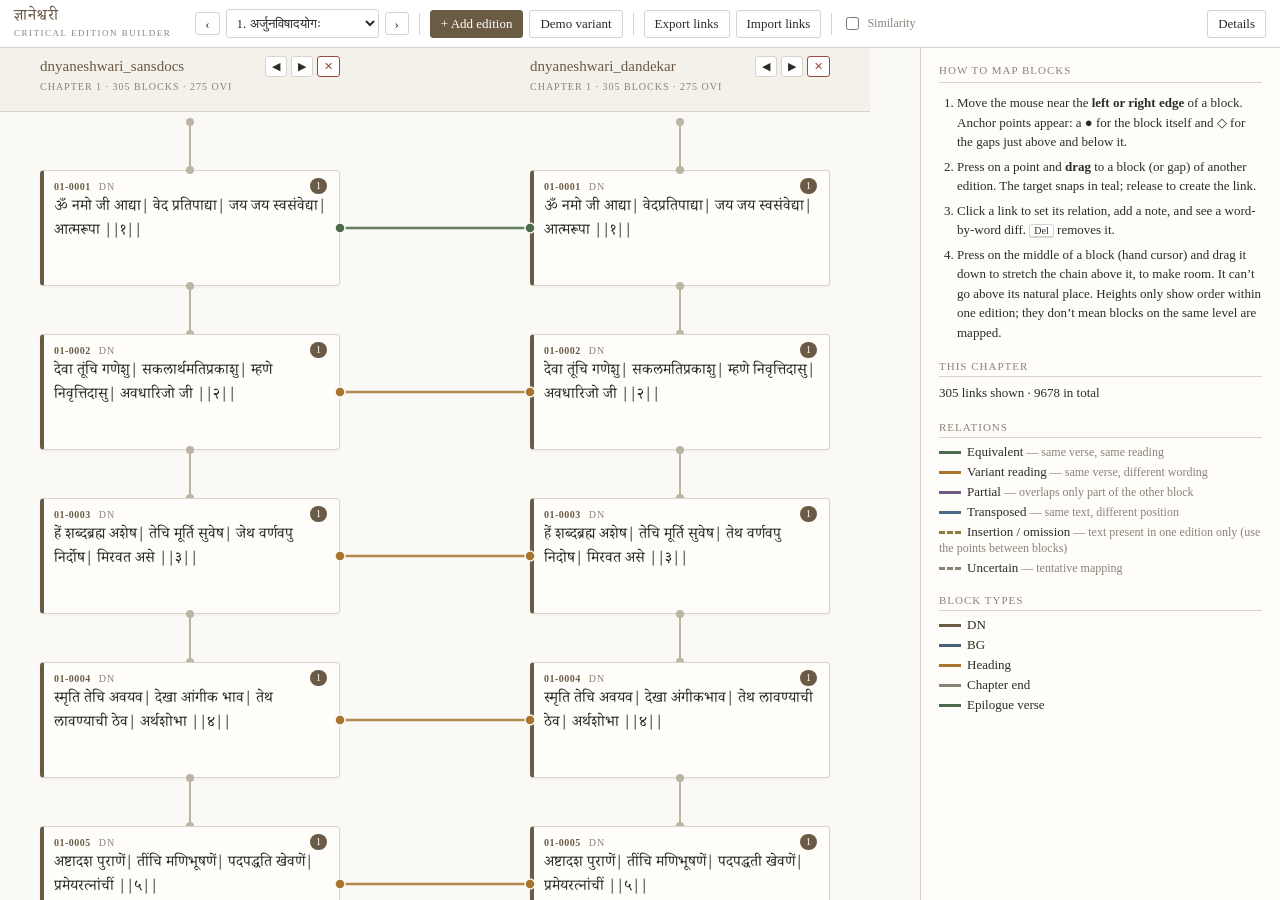
<file: frontend/index.html>
<!DOCTYPE html>
<html lang="en">
<head>
  <meta charset="utf-8">
  <meta name="viewport" content="width=device-width, initial-scale=1">
  <title>Dnyaneshwari Critical Edition Builder</title>
  <link rel="preconnect" href="https://fonts.googleapis.com">
  <link rel="preconnect" href="https://fonts.gstatic.com" crossorigin>
  <link href="https://fonts.googleapis.com/css2?family=Noto+Serif+Devanagari:wght@400;600&display=swap" rel="stylesheet">
  <link rel="stylesheet" href="css/app.css">
</head>
<body class="app">

  <header id="topbar">
    <div class="brand">
      <span class="brand-title sans-text">ज्ञानेश्वरी</span>
      <span class="brand-sub">Critical Edition Builder</span>
    </div>

    <div class="tb-group" id="chapterNav">
      <button class="btn icon" id="prevCh" title="Previous chapter">‹</button>
      <select id="chapterSel" title="Chapter"></select>
      <button class="btn icon" id="nextCh" title="Next chapter">›</button>
    </div>

    <div class="tb-group">
      <button class="btn primary" id="addEd">+ Add edition</button>
      <button class="btn" id="demoEd" title="Create a perturbed copy of the first edition, to try out alignment">Demo variant</button>
    </div>

    <div class="tb-group">
      <button class="btn" id="exportLinks">Export links</button>
      <button class="btn" id="importLinks">Import links</button>
    </div>

    <div class="tb-group">
      <label class="chk" title="Show the text-similarity score (0-100%) on links that have one"><input type="checkbox" id="showSim"> Similarity</label>
    </div>

    <span id="status" role="status"></span>
    <button class="btn" id="togglePanel" title="Show / hide the details panel">Details</button>
  </header>

  <main id="workspace">
    <div id="scroller">
      <div id="stage">
        <div id="heads"></div>
        <div id="canvas">
          <svg id="overlay" xmlns="http://www.w3.org/2000/svg">
            <g id="gLinks"></g>
            <g id="gHover"></g>
            <g id="gDrag"></g>
          </svg>
        </div>
      </div>
      <div id="empty">
        <h2>No editions loaded</h2>
        <p class="intro-text">Each edition becomes one chain of blocks. Load two or more, then drag from the edge of a block in one chain to a block (or the gap between blocks) in another to map them.</p>
        <p class="center-text">
          <button class="btn primary big" id="emptyAdd">Choose edition JSON file(s)…</button>
        </p>
        <p class="center-text small muted">…or drop <code>.json</code> files anywhere on this page.</p>
      </div>
    </div>
    <aside id="panel"></aside>
  </main>

  <input type="file" id="fileIn" accept=".json,application/json" multiple hidden>
  <input type="file" id="importIn" accept=".json,application/json" hidden>

  <script src="js/util.js"></script>
  <script src="js/diff.js"></script>
  <script src="js/store.js"></script>
  <script src="js/view.js"></script>
  <script src="js/panel.js"></script>
  <script src="js/main.js"></script>
</body>
</html>
</file>
<file: frontend/css/app.css>
/*
 * Critical Edition Builder — style sheet.
 * Palette and feel follow the Prakrit Dictionary Engine frontend:
 * warm neutrals, hairline borders, flat panes, Georgia + Noto Serif Devanagari,
 * small letter-spaced uppercase labels.
 */

:root {
  /* palette (copied from prakrit-dictionary-engine/frontend/style.css) */
  --ink: #2b2b28;
  --paper: #faf9f6;
  --card: #fffdf9;
  --line: #d8d4cb;
  --accent: #6b5b45;
  --accent-soft: #efe9df;
  --danger: #9a4b3f;
  --ok: #4b6b4b;
  --muted: #8a8478;

  /* its supporting tints */
  --strip: #f3f1ea;          /* pane heads, table heads */
  --hover: #eee9db;
  --ok-soft: #eef5ea;
  --danger-soft: #f6e9e6;
  --chain: #bdb5a3;

  /* block types */
  --t-dn: #6b5b45;
  --t-bg: #4a5f7a;
  --t-heading: #a8742e;
  --t-end: #8a8478;
  --t-epi: #4b6b4b;

  /* link relations */
  --r-equivalent: #4b6b4b;
  --r-variant: #a8742e;
  --r-partial: #6d5b86;
  --r-transposed: #4a6b88;
  --r-insertion: #8c7a3e;
  --r-uncertain: #8a8478;

  --head-h: 86px;
}

* { box-sizing: border-box; }
html, body { height: 100%; margin: 0; }

body.app {
  font-family: "Georgia", "Times New Roman", serif;
  font-size: 14px;
  background: var(--paper);
  color: var(--ink);
  display: flex;
  flex-direction: column;
  overflow: hidden;
}

.dev, .card-text, .panel-text, .brand-title {
  font-family: "Noto Serif Devanagari", serif;
}
.muted { color: var(--muted); }
.small { font-size: 12px; }
code { background: var(--accent-soft); padding: 0 4px; border-radius: 3px; font-size: 0.92em; }
h2, h3, h4 { font-weight: normal; }

/* ---------- top bar ---------- */
#topbar {
  display: flex;
  align-items: center;
  gap: 10px;
  flex-wrap: wrap;
  padding: 8px 14px;
  background: #fff;
  border-bottom: 1px solid var(--line);
}
.brand { display: flex; flex-direction: column; margin-right: 14px; line-height: 1.25; }
.brand-title { font-size: 16px; letter-spacing: 0.5px; color: var(--accent); white-space: nowrap; }
.brand-sub { font-size: 9px; letter-spacing: 1.5px; text-transform: uppercase; color: var(--muted); }
.tb-group { display: flex; align-items: center; gap: 6px; }
.tb-group + .tb-group::before {
  content: ""; width: 1px; height: 22px; background: var(--line); margin-right: 4px;
}
#status { flex: 1; text-align: right; font-size: 12px; color: var(--muted); min-width: 120px; margin-right: 8px; }
#status:not(:empty)::before { content: "Last action: "; font-weight: 600; font-style: normal; }
#status.err { color: var(--danger); }

.btn, select {
  font-family: inherit;
  font-size: 13px;
  background: #fff;
  border: 1px solid var(--line);
  color: var(--ink);
  padding: 5px 10px;
  border-radius: 3px;
  cursor: pointer;
}
.btn:hover:not(:disabled) { background: var(--accent-soft); }
.btn:disabled, select:disabled { opacity: 0.4; cursor: default; }
.btn.primary { background: var(--accent); color: #fff; border-color: var(--accent); }
.btn.primary:hover:not(:disabled) { background: var(--accent); opacity: 0.9; }
.btn.icon { padding: 3px 9px; line-height: 1.2; }
.btn.big { font-size: 14px; padding: 8px 18px; }
.btn.tiny { padding: 1px 6px; font-size: 11px; line-height: 1.5; }
.btn.danger { color: var(--danger); border-color: var(--danger); background: #fff; }
.btn.danger:hover:not(:disabled) { background: var(--danger-soft); }
select { max-width: 340px; padding: 5px 6px; }

/* ---------- workspace ---------- */
#workspace { flex: 1; min-height: 0; display: flex; }
#scroller {
  position: relative;
  flex: 1;
  min-width: 0;
  overflow: auto;
  background: var(--paper);
}
#stage { position: relative; min-width: 100%; }

#heads {
  position: sticky;
  top: 0;
  z-index: 8;
  height: var(--head-h);
  background: var(--strip);
  border-bottom: 1px solid var(--line);
}
.head { position: absolute; top: 8px; height: calc(var(--head-h) - 14px); }
.head-top { display: flex; align-items: center; justify-content: space-between; gap: 6px; }
.head-name {
  font-size: 15px; color: var(--accent); cursor: text;
  overflow: hidden; text-overflow: ellipsis; white-space: nowrap;
}
.head-name:hover { text-decoration: underline dotted; }
.head-btns { display: flex; gap: 4px; align-items: center; }
.head-sub {
  font-size: 10px; letter-spacing: 1px; text-transform: uppercase; color: var(--muted);
  margin: 4px 0 0;
}
#panel textarea:focus, #panel select:focus { outline: none; border-color: var(--accent); }

#canvas { position: relative; }
.col { position: absolute; top: 0; width: 300px; }
.col-empty { margin-top: 40px; text-align: center; color: var(--muted); font-style: italic; font-size: 13px; }

/* ---------- block cards ---------- */
.card {
  position: absolute;
  left: 0;
  width: 300px;
  height: 116px;
  background: var(--card);
  border: 1px solid var(--line);
  border-left: 4px solid var(--tc, var(--t-dn));
  border-radius: 4px;
  padding: 5px 12px 6px 10px;
  overflow: visible;
  cursor: grab;
  box-shadow: 0 1px 3px rgba(0, 0, 0, 0.05);
}
.card.t-dn-verse { --tc: var(--t-dn); }
.card.t-bg-verse { --tc: var(--t-bg); background: #f6f7f8; }
.card.t-chapter-end { --tc: var(--t-end); background: var(--strip); }
.card.t-heading { --tc: var(--t-heading); background: #fbf5ea; }
.card.t-epilogue-verse, .card.t-epilogue-note { --tc: var(--t-epi); background: var(--ok-soft); }
.card:hover { background-color: var(--accent-soft); }
.card.sel {
  border-color: var(--accent);
  border-left-color: var(--tc);
  background-color: var(--accent-soft);
  box-shadow: 0 0 0 2px var(--accent);
}
.card.end-sel { box-shadow: 0 0 0 2px var(--ok); }
.card.drop { box-shadow: 0 0 0 3px var(--ok); background-color: var(--ok-soft); }

.card-head {
  display: flex; align-items: center; gap: 8px; height: 20px;
  font-size: 10px; letter-spacing: 1px; text-transform: uppercase; color: var(--muted);
}
.bid { color: var(--tc); font-weight: 600; letter-spacing: 0.5px; }
.btype { flex: 1; }
.lcount {
  min-width: 17px; text-align: center; padding: 0 5px; border-radius: 8px;
  background: var(--accent); color: #fff; font-size: 10px; letter-spacing: 0; line-height: 16px;
}
.lcount:empty { display: none; }
.card-text {
  font-size: 15px; line-height: 1.55; color: var(--ink);
  display: -webkit-box; -webkit-line-clamp: 3; -webkit-box-orient: vertical; overflow: hidden;
}

/* the chain: oval — line — oval, linking each block to the next */
/* The spine must sit exactly on the column's centre line (x = 150 of the 300px card), where the
   anchor points are drawn. An absolute child is positioned from the card's *padding* box, which
   starts after the 4px left border, so: left = 150 - 4 (border) - 1 (half of the 2px line). */
.chain {
  position: absolute; left: 145px; top: calc(100% + 1px); width: 0; height: 44px;
  border-left: 2px solid var(--chain); pointer-events: none;
}
.chain::before, .chain::after {
  content: ""; position: absolute; left: -5px; width: 8px; height: 8px;
  border-radius: 50%; background: var(--chain);
}
.chain.pre { top: auto; bottom: calc(100% + 1px); }
.chain::before { top: -4px; }
.chain::after { bottom: -4px; }

/* ---------- overlay (links, anchors) ---------- */
#overlay { position: absolute; left: 0; top: 0; z-index: 4; pointer-events: none; overflow: visible; }
.lk { --c: var(--r-equivalent); }
.lk.rel-variant { --c: var(--r-variant); }
.lk.rel-partial { --c: var(--r-partial); }
.lk.rel-transposed { --c: var(--r-transposed); }
.lk.rel-insertion { --c: var(--r-insertion); }
.lk.rel-uncertain { --c: var(--r-uncertain); }
.lk .line { fill: none; stroke: var(--c); stroke-width: 2.4; opacity: 0.85; }
.lk.rel-uncertain .line, .lk.rel-insertion .line { stroke-dasharray: 7 5; }
.lk .hit { fill: none; stroke: transparent; stroke-width: 16; pointer-events: stroke; cursor: pointer; }
.lk .end { fill: var(--c); stroke: var(--paper); stroke-width: 1.5; }
.lk:hover .line { stroke-width: 3.6; opacity: 1; }
.lk.sel .line { stroke-width: 4.5; opacity: 1; }

.dot { pointer-events: all; cursor: crosshair; fill: #fff; stroke: var(--accent); stroke-width: 2; }
.dot:hover { fill: var(--accent-soft); stroke-width: 3; }
.drag-line { fill: none; stroke: var(--accent); stroke-width: 2.6; stroke-dasharray: 8 5; }
.snap-ring { fill: rgba(75, 107, 75, 0.16); stroke: var(--ok); stroke-width: 2.5; }
.cand { fill: #fff; stroke: var(--ok); stroke-width: 1.5; opacity: 0.75; }
body.dragging { cursor: crosshair; user-select: none; }
body.dragging .card { cursor: crosshair; }
body.moving, body.moving * { cursor: grabbing !important; user-select: none; }

/* ---------- empty state ---------- */
#empty {
  position: absolute; inset: 0; display: none; padding: 90px 40px; text-align: center;
  max-width: 600px; margin: 0 auto; color: var(--ink);
}
#empty.show { display: block; }
#empty h2 { font-size: 16px; letter-spacing: 0.5px; color: var(--accent); margin: 0 0 12px; }
.intro-text { font-style: italic; color: var(--muted); line-height: 1.55; margin: 0 0 22px; }
.center-text { text-align: center; }

/* ---------- details panel ---------- */
#panel {
  width: 360px; flex: none; overflow: auto; background: var(--card);
  border-left: 1px solid var(--line); padding: 16px 18px 24px;
}
#panel.hidden { display: none; }
#panel h3 {
  margin: 0 0 10px; font-size: 11px; letter-spacing: 1px; text-transform: uppercase; color: var(--muted);
  border-bottom: 1px solid var(--line); padding-bottom: 6px;
}
#panel h4 {
  margin: 18px 0 6px; font-size: 11px; letter-spacing: 1px; text-transform: uppercase; color: var(--muted);
  border-bottom: 1px solid var(--line); padding-bottom: 4px;
}
#panel p { font-size: 13px; line-height: 1.5; margin: 6px 0; }
#panel .row { display: flex; gap: 8px; align-items: center; margin: 8px 0; font-size: 13px; }
#panel .row label { color: var(--muted); font-size: 11px; letter-spacing: 1px; text-transform: uppercase; min-width: 66px; }
#panel textarea {
  width: 100%; font: inherit; font-size: 13px; border: 1px solid var(--line); border-radius: 3px;
  padding: 6px 8px; min-height: 64px; resize: vertical; background: #fff; color: var(--ink);
}
.panel-text {
  line-height: 1.7; font-size: 15px; padding: 7px 10px; background: #fff;
  border: 1px solid var(--line); border-left: 2px solid var(--line); border-radius: 3px;
}
.endpoint { margin: 10px 0; }
.endpoint .who { color: var(--accent); font-size: 14px; }
.endpoint .where { color: var(--muted); font-size: 12px; font-style: italic; margin: 1px 0 4px; }
.endpoint a { color: var(--accent); }
.diff span.del { background: var(--danger-soft); color: var(--danger); text-decoration: line-through; border-radius: 2px; }
.diff span.add { background: var(--ok-soft); color: var(--ok); border-radius: 2px; }
.diff span.sep { color: #b8b2a3; }
.sim { font-size: 13px; }
.sim b { color: var(--ok); font-size: 24px; font-weight: normal; font-variant-numeric: tabular-nums; margin-right: 4px; }
.linklist { list-style: none; margin: 4px 0; padding: 0; }
.linklist li {
  padding: 7px 10px; border: 1px solid var(--line); border-radius: 4px; margin-bottom: 6px;
  cursor: pointer; background: #fff; font-size: 13px;
}
.linklist li:hover { background: var(--accent-soft); }
.linklist b { font-weight: normal; color: var(--accent); }
.sw { display: inline-block; width: 22px; height: 0; border-top: 3px solid var(--c, var(--muted)); vertical-align: middle; margin-right: 6px; }
.sw.dash { border-top-style: dashed; }
.legend div { margin: 4px 0; font-size: 13px; }
.legend b { font-weight: normal; }
.kbd, kbd {
  font-family: inherit; font-size: 10px; border: 1px solid var(--line); border-bottom-width: 2px;
  border-radius: 3px; padding: 0 4px; background: #fff;
}
.howto { padding-left: 18px; margin: 0; font-size: 13px; line-height: 1.5; }
.howto li { margin: 5px 0; }

/* similarity badges on links */
.chk { display: inline-flex; align-items: center; gap: 5px; font-size: 12px; color: var(--muted); cursor: pointer; user-select: none; }
.sim { pointer-events: none; }
.sim rect { stroke: var(--paper); stroke-width: 1; }
.sim text { font: 600 9px/1 system-ui, sans-serif; fill: #fff; }
.sim.hi rect { fill: #4b6b4b; }
.sim.mid rect { fill: #a8742e; }
.sim.lo rect { fill: #a8453a; }
</file>
